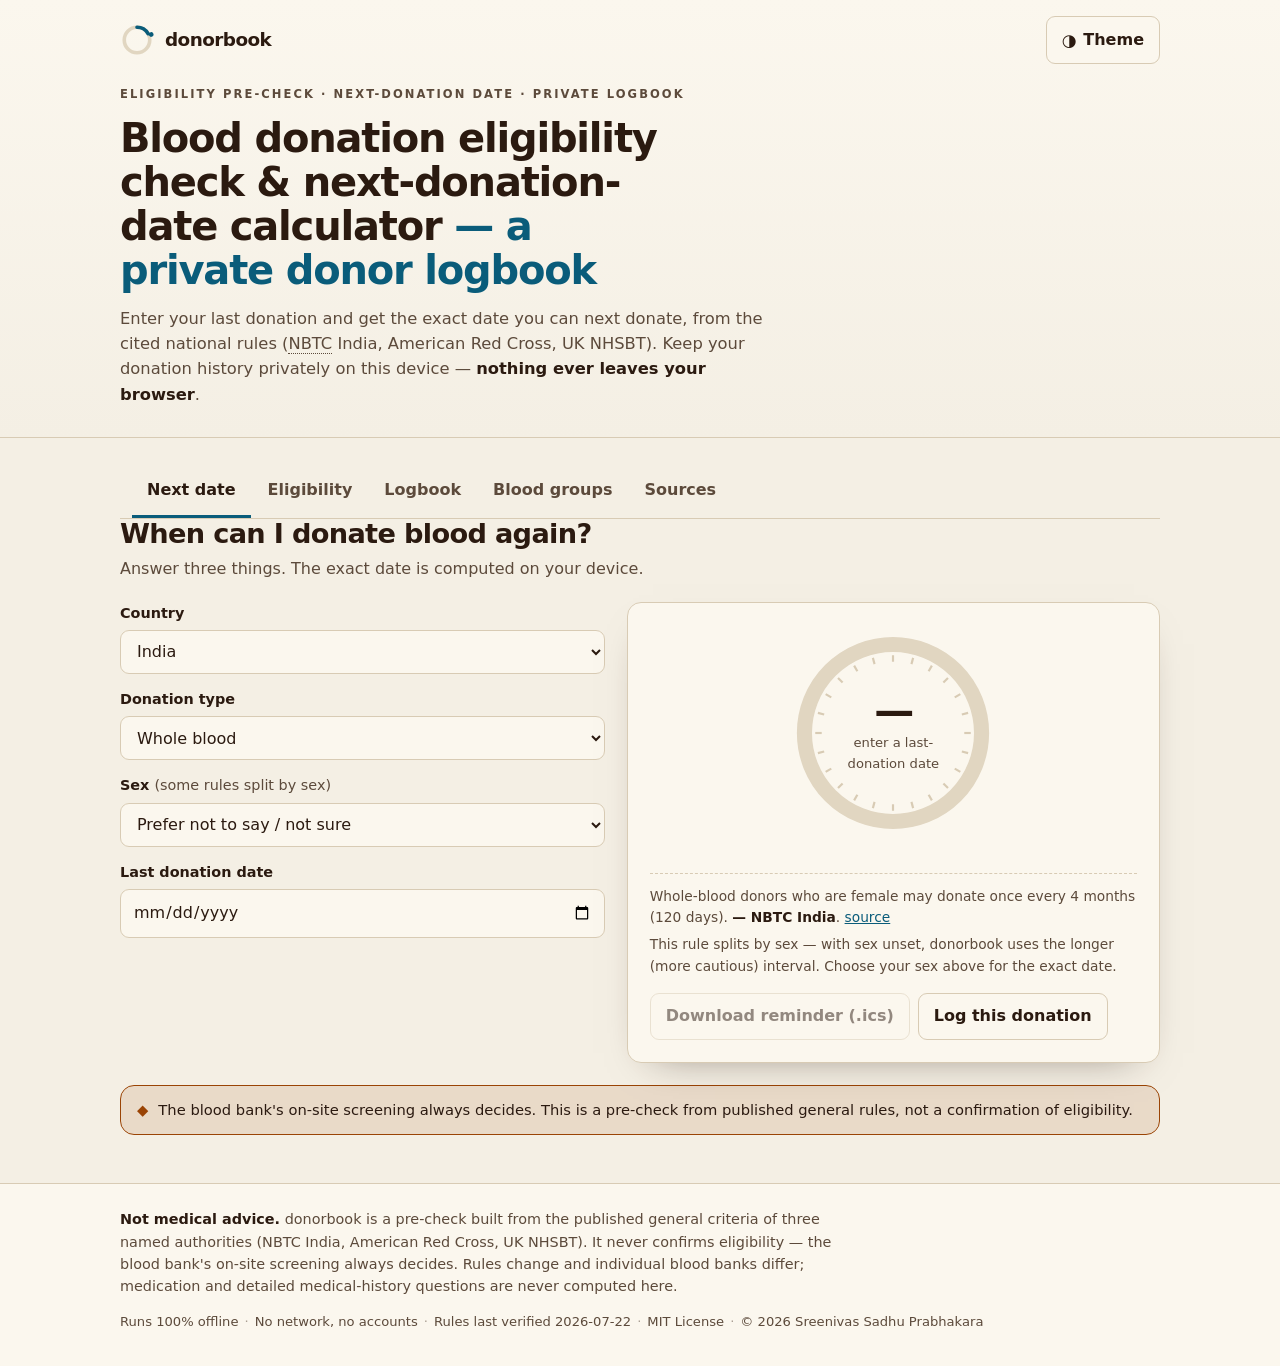
<file: index.html>
<!doctype html>
<html lang="en">
<head>
  <meta charset="utf-8">
  <meta name="viewport" content="width=device-width, initial-scale=1">
  <meta http-equiv="Content-Security-Policy" content="default-src 'self'; connect-src 'none'; img-src 'self' data:; base-uri 'none'; form-action 'none'; frame-ancestors 'none'; object-src 'none'">
  <title>donorbook — when can I donate blood again? eligibility &amp; next-donation-date calculator</title>
  <meta name="description" content="Check blood-donation eligibility and get the exact date you can next donate, per cited NBTC India, American Red Cross and UK NHSBT rules — with a private on-device donor logbook. Works fully offline.">
  <meta name="color-scheme" content="dark light">
  <link rel="canonical" href="https://sreenivas-sadhu-prabhakara.github.io/donorbook/">
  <meta name="robots" content="index, follow, max-image-preview:large">
  <meta name="author" content="Sreenivas Sadhu Prabhakara">
  <meta name="keywords" content="when can I donate blood again, blood donation eligibility, next donation date calculator, blood donor logbook, NBTC India, American Red Cross eligibility, NHSBT who can give blood, blood group compatibility chart, donation interval">
  <meta name="theme-color" content="#1D1109" media="(prefers-color-scheme: dark)">
  <meta name="theme-color" content="#F6EFE7" media="(prefers-color-scheme: light)">

  <!-- Open Graph -->
  <meta property="og:type" content="website">
  <meta property="og:site_name" content="donorbook">
  <meta property="og:title" content="donorbook — when can I donate blood again?">
  <meta property="og:description" content="Blood-donation eligibility check + the exact next-donation date, from cited NBTC / Red Cross / NHSBT rules, plus a private on-device donor logbook. Nothing ever leaves your browser.">
  <meta property="og:url" content="https://sreenivas-sadhu-prabhakara.github.io/donorbook/">
  <meta property="og:locale" content="en_US">
  <meta property="og:image" content="https://sreenivas-sadhu-prabhakara.github.io/donorbook/og-image.png">
  <meta property="og:image:width" content="1200">
  <meta property="og:image:height" content="630">
  <meta property="og:image:alt" content="donorbook — the eligibility ring, filling to your next-eligible date">

  <!-- Twitter -->
  <meta name="twitter:card" content="summary_large_image">
  <meta name="twitter:title" content="donorbook — when can I donate blood again?">
  <meta name="twitter:description" content="Eligibility pre-check + exact next-donation date (cited NBTC / Red Cross / NHSBT rules) + a private donor logbook. Fully offline.">
  <meta name="twitter:image" content="https://sreenivas-sadhu-prabhakara.github.io/donorbook/og-image.png">
  <meta name="twitter:image:alt" content="donorbook — the eligibility ring, filling to your next-eligible date">

  <link rel="stylesheet" href="styles.css">
  <link rel="icon" href="favicon.svg" type="image/svg+xml">
  <link rel="apple-touch-icon" href="apple-touch-icon.png">
  <link rel="manifest" href="manifest.webmanifest">

  <!-- Structured data (data block; not affected by script-src) -->
  <script type="application/ld+json">
  {
    "@context": "https://schema.org",
    "@type": "WebApplication",
    "name": "donorbook",
    "description": "A blood-donation eligibility pre-check and next-donation-date calculator built from cited NBTC India, American Red Cross and UK NHSBT rules, with a private on-device donor logbook. Runs fully offline.",
    "url": "https://sreenivas-sadhu-prabhakara.github.io/donorbook/",
    "applicationCategory": "HealthApplication",
    "operatingSystem": "Any (modern web browser)",
    "browserRequirements": "Requires a modern web browser with JavaScript enabled.",
    "isAccessibleForFree": true,
    "offers": { "@type": "Offer", "price": "0", "priceCurrency": "USD" },
    "license": "https://opensource.org/licenses/MIT",
    "author": { "@type": "Person", "name": "Sreenivas Sadhu Prabhakara" },
    "softwareVersion": "0.1.0",
    "featureList": [
      "Exact next-donation-date calculator by country and donation type",
      "Guided eligibility pre-check with the cited rule behind every verdict",
      "Private donor logbook stored only in your browser",
      "Blood-group compatibility explorer (RBC and plasma)",
      "Printable wallet donor card, CSV export and .ics calendar file",
      "Runs 100% offline — no network, no accounts, no tracking"
    ]
  }
  </script>
  <script type="application/ld+json">
  {
    "@context": "https://schema.org",
    "@type": "FAQPage",
    "mainEntity": [
      {
        "@type": "Question",
        "name": "When can I donate blood again?",
        "acceptedAnswer": {
          "@type": "Answer",
          "text": "It depends on your country and donation type. For whole blood: the American Red Cross allows donation every 56 days; the UK NHSBT allows men every 12 weeks (84 days) and women every 16 weeks (112 days); India's NBTC allows men every 3 months (90 days) and women every 4 months (120 days). donorbook adds your interval to your last-donation date to give the exact next-eligible date. The blood bank's on-site screening always decides."
        }
      },
      {
        "@type": "Question",
        "name": "Am I eligible to donate blood?",
        "acceptedAnswer": {
          "@type": "Answer",
          "text": "Common baseline criteria are a minimum age (17 in the US and UK, 18 in India), a minimum weight (about 50 kg / 110 lb in the US and UK, 45 kg in India) and adequate haemoglobin. Recent tattoos, illness, pregnancy, travel to malaria areas, surgery and many medications can defer you. donorbook runs a pre-check against the published general rules, but any medication or detailed-history question resolves to 'ask the blood bank' — it never confirms eligibility."
        }
      },
      {
        "@type": "Question",
        "name": "Does donorbook send my donation history anywhere?",
        "acceptedAnswer": {
          "@type": "Answer",
          "text": "No. donorbook runs entirely in your browser and its Content-Security-Policy sets connect-src 'none', so the page cannot make any network request even if it tried. Your logbook lives only in this browser's localStorage; clearing site data erases it, so the CSV and print exports are your only backup."
        }
      }
    ]
  }
  </script>
</head>
<body>
  <a class="skip-link" href="#calc">Skip to the calculator</a>

  <!-- ============ HERO ============ -->
  <header class="hero" id="top">
    <div class="hero__bar">
      <div class="brand">
        <svg class="brand__mark" viewBox="0 0 32 32" aria-hidden="true">
          <circle cx="16" cy="16" r="12" fill="none" stroke="var(--ring-track)" stroke-width="3.4"/>
          <path d="M16 4 a12 12 0 0 1 10.4 6" fill="none" stroke="var(--accent)" stroke-width="3.4" stroke-linecap="round"/>
          <path d="M26.4 10 l1.9 -1.1 a2.2 2.2 0 1 1 -0.8 3.2 z" fill="var(--accent)"/>
        </svg>
        <span class="brand__name">donorbook</span>
      </div>
      <div class="brand__actions">
        <button type="button" class="ghost" id="themeBtn" aria-pressed="false" title="Toggle light / dark">
          <span class="ghost__ico" aria-hidden="true">◑</span><span class="ghost__txt">Theme</span>
        </button>
      </div>
    </div>

    <div class="hero__inner">
      <p class="eyebrow">Eligibility pre-check &middot; next-donation date &middot; private logbook</p>
      <h1 class="hero__title">Blood donation eligibility check &amp; next-donation-date calculator<span class="hero__sub"> — a private donor logbook</span></h1>
      <p class="hero__lede">
        Enter your last donation and get the exact date you can next donate, from the cited national rules
        (<abbr title="National Blood Transfusion Council">NBTC</abbr> India, American Red Cross, UK NHSBT).
        Keep your donation history privately on this device — <strong>nothing ever leaves your browser</strong>.
      </p>
    </div>
  </header>

  <main>
    <!-- ============ TABS ============ -->
    <nav class="tabs" aria-label="Sections">
      <div class="tabs__inner" role="tablist">
        <button class="tab" role="tab" id="tab-calc" aria-controls="panel-calc" aria-selected="true">Next date</button>
        <button class="tab" role="tab" id="tab-check" aria-controls="panel-check" aria-selected="false" tabindex="-1">Eligibility</button>
        <button class="tab" role="tab" id="tab-log" aria-controls="panel-log" aria-selected="false" tabindex="-1">Logbook</button>
        <button class="tab" role="tab" id="tab-groups" aria-controls="panel-groups" aria-selected="false" tabindex="-1">Blood groups</button>
        <button class="tab" role="tab" id="tab-sources" aria-controls="panel-sources" aria-selected="false" tabindex="-1">Sources</button>
      </div>
    </nav>

    <!-- ============ PANEL: NEXT DATE ============ -->
    <section class="panel-view" id="panel-calc" role="tabpanel" aria-labelledby="tab-calc">
      <h2 class="q" id="calc">When can I donate blood again?</h2>
      <p class="q__note">Answer three things. The exact date is computed on your device.</p>

      <div class="calc">
        <form class="calc__form" id="calcForm" novalidate>
          <div class="field">
            <label for="calcCountry">Country</label>
            <select id="calcCountry" name="country"></select>
          </div>
          <div class="field">
            <label for="calcType">Donation type</label>
            <select id="calcType" name="type"></select>
          </div>
          <div class="field" id="calcSexField">
            <label for="calcSex">Sex <span class="field__sub">(some rules split by sex)</span></label>
            <select id="calcSex" name="sex">
              <option value="any">Prefer not to say / not sure</option>
              <option value="male">Male</option>
              <option value="female">Female</option>
            </select>
          </div>
          <div class="field">
            <label for="calcLast">Last donation date</label>
            <input type="date" id="calcLast" name="last" max="2100-12-31">
          </div>
        </form>

        <div class="calc__out" aria-live="polite">
          <div class="ring" id="ring" role="img" aria-label="Eligibility countdown ring">
            <svg viewBox="0 0 200 200" class="ring__svg" aria-hidden="true">
              <g class="ring__ticks" id="ringTicks"></g>
              <circle class="ring__track" cx="100" cy="100" r="82"/>
              <circle class="ring__fill" id="ringFill" cx="100" cy="100" r="82"
                      transform="rotate(-90 100 100)"/>
              <g id="ringNotch"></g>
            </svg>
            <div class="ring__center">
              <span class="ring__big" id="ringBig">—</span>
              <span class="ring__small" id="ringSmall">enter a last-donation date</span>
            </div>
          </div>

          <div class="verdict" id="calcVerdict"></div>
          <div class="calc__rule" id="calcRule"></div>
          <div class="calc__actions">
            <button type="button" class="ghost" id="icsBtn" disabled>Download reminder (.ics)</button>
            <button type="button" class="ghost" id="logFromCalcBtn" disabled>Log this donation</button>
          </div>
        </div>
      </div>

      <p class="banner" role="note">
        <span class="banner__ico" aria-hidden="true">◆</span>
        The blood bank's on-site screening always decides. This is a pre-check from published general rules, not a confirmation of eligibility.
      </p>
    </section>

    <!-- ============ PANEL: ELIGIBILITY ============ -->
    <section class="panel-view is-hidden" id="panel-check" role="tabpanel" aria-labelledby="tab-check" hidden>
      <h2 class="q">Guided eligibility pre-check</h2>
      <p class="q__note">Every verdict shows the exact rule, its source and when it was last verified. Medication and detailed-history questions always resolve to “ask the blood bank”.</p>

      <form class="check" id="checkForm" novalidate>
        <div class="check__row">
          <div class="field">
            <label for="chkCountry">Country</label>
            <select id="chkCountry" name="country"></select>
          </div>
          <div class="field">
            <label for="chkSex">Sex</label>
            <select id="chkSex" name="sex">
              <option value="any">Prefer not to say</option>
              <option value="male">Male</option>
              <option value="female">Female</option>
            </select>
          </div>
          <div class="field field--num">
            <label for="chkAge">Age</label>
            <input type="number" id="chkAge" name="age" min="0" max="120" step="1" inputmode="numeric" placeholder="years">
          </div>
          <div class="field field--num">
            <label for="chkWeight">Weight (kg)</label>
            <input type="number" id="chkWeight" name="weight" min="0" max="300" step="0.5" inputmode="decimal" placeholder="kg">
          </div>
          <div class="field field--num">
            <label for="chkHb">Haemoglobin <span class="field__sub">(g/dl, optional)</span></label>
            <input type="number" id="chkHb" name="hb" min="0" max="25" step="0.1" inputmode="decimal" placeholder="if known">
          </div>
        </div>

        <fieldset class="deferrals">
          <legend>In the recent past, has any of these happened? Tick it and give the date.</legend>
          <div class="deferrals__grid" id="deferralGrid"></div>
        </fieldset>
      </form>

      <div class="verdict verdict--big" id="checkVerdict" aria-live="polite"></div>
      <ul class="reasons" id="checkReasons"></ul>
    </section>

    <!-- ============ PANEL: LOGBOOK ============ -->
    <section class="panel-view is-hidden" id="panel-log" role="tabpanel" aria-labelledby="tab-log" hidden>
      <h2 class="q">Your private donor logbook</h2>
      <p class="q__note">Stored only in this browser. Export a CSV to keep a backup — clearing site data erases the log.</p>

      <form class="logform" id="logForm" novalidate>
        <div class="field"><label for="logDate">Date</label><input type="date" id="logDate" name="date" required max="2100-12-31"></div>
        <div class="field"><label for="logType">Type</label><select id="logType" name="type"></select></div>
        <div class="field"><label for="logCentre">Centre</label><input type="text" id="logCentre" name="centre" maxlength="80" placeholder="e.g. Red Cross, Bengaluru"></div>
        <div class="field field--grow"><label for="logNotes">Notes</label><input type="text" id="logNotes" name="notes" maxlength="200" placeholder="optional"></div>
        <button type="submit" class="primary" id="logAddBtn">Add to logbook</button>
      </form>

      <div class="logsummary" id="logSummary"></div>

      <div class="logactions">
        <button type="button" class="ghost" id="csvBtn">Export CSV</button>
        <button type="button" class="ghost" id="cardBtn">Print donor card</button>
        <button type="button" class="ghost ghost--danger" id="clearBtn">Delete all data</button>
        <label class="cardgroup">
          <span>Blood group</span>
          <select id="cardGroup"></select>
        </label>
        <label class="cardgroup">
          <span>Name on card</span>
          <input type="text" id="cardName" maxlength="40" placeholder="optional">
        </label>
      </div>

      <div class="logtable-wrap">
        <table class="logtable" id="logTable">
          <thead><tr><th>Date</th><th>Type</th><th>Centre</th><th>Notes</th><th class="logtable__x"><span class="visually-hidden">Remove</span></th></tr></thead>
          <tbody id="logBody"></tbody>
        </table>
      </div>

      <!-- Printable wallet card (visible only when printing the card) -->
      <div class="donorcard" id="donorCard" aria-hidden="true">
        <div class="donorcard__head">donorbook · donor card</div>
        <div class="donorcard__grid">
          <div><span class="donorcard__k">Name</span><span class="donorcard__v" id="dcName">—</span></div>
          <div><span class="donorcard__k">Blood group</span><span class="donorcard__v" id="dcGroup">—</span></div>
          <div><span class="donorcard__k">Donations logged</span><span class="donorcard__v" id="dcCount">0</span></div>
          <div><span class="donorcard__k">Next eligible</span><span class="donorcard__v" id="dcNext">—</span></div>
        </div>
        <div class="donorcard__foot">The blood bank's screening always decides. Not medical advice.</div>
      </div>
    </section>

    <!-- ============ PANEL: BLOOD GROUPS ============ -->
    <section class="panel-view is-hidden" id="panel-groups" role="tabpanel" aria-labelledby="tab-groups" hidden>
      <h2 class="q">Blood-group compatibility explorer</h2>
      <p class="q__note">Pick your group and see who you can donate to and receive from. Plasma compatibility runs the opposite way — AB is the universal plasma donor.</p>

      <div class="groups__controls">
        <div class="field field--inline">
          <label for="groupSel">Your group</label>
          <select id="groupSel"></select>
        </div>
        <div class="segmented" role="radiogroup" aria-label="Component">
          <label class="seg"><input type="radio" name="mode" value="rbc" checked><span>Red cells</span></label>
          <label class="seg"><input type="radio" name="mode" value="plasma"><span>Plasma</span></label>
        </div>
      </div>

      <div class="groups__cards">
        <div class="gcard"><h3>Can donate to</h3><div class="gchips" id="donatesTo"></div></div>
        <div class="gcard"><h3>Can receive from</h3><div class="gchips" id="receivesFrom"></div></div>
      </div>

      <div class="matrix-wrap">
        <table class="matrix" id="matrix" aria-label="Blood group compatibility grid"></table>
      </div>
      <p class="q__note q__note--src" id="matrixSrc"></p>
    </section>

    <!-- ============ PANEL: SOURCES ============ -->
    <section class="panel-view is-hidden" id="panel-sources" role="tabpanel" aria-labelledby="tab-sources" hidden>
      <h2 class="q">The full ruleset &amp; its sources</h2>
      <p class="q__note">Every rule in donorbook, with its authority, verbatim quote, source link and last-verified date. Nothing here was authored from memory.</p>
      <div class="srcfilter">
        <label for="srcCountry">Filter by country</label>
        <select id="srcCountry"><option value="all">All countries</option></select>
      </div>
      <div class="sources" id="sourcesList"></div>
    </section>
  </main>

  <!-- ============ FOOTER ============ -->
  <footer class="foot">
    <div class="foot__inner">
      <p class="foot__disclaimer">
        <strong>Not medical advice.</strong> donorbook is a pre-check built from the published general criteria of
        three named authorities (NBTC India, American Red Cross, UK NHSBT). It never confirms eligibility —
        the blood bank's on-site screening always decides. Rules change and individual blood banks differ;
        medication and detailed medical-history questions are never computed here.
      </p>
      <p class="foot__meta">
        <span>Runs 100% offline</span><span class="foot__dot">&middot;</span>
        <span>No network, no accounts</span><span class="foot__dot">&middot;</span>
        <span>Rules last verified <span id="footVerified">2026-07-22</span></span><span class="foot__dot">&middot;</span>
        <span>MIT&nbsp;License</span><span class="foot__dot">&middot;</span>
        <span>&copy; 2026 Sreenivas&nbsp;Sadhu&nbsp;Prabhakara</span>
      </p>
    </div>
  </footer>

  <div class="toast" id="toast" role="status" aria-live="polite"></div>

  <script src="data/rules.js"></script>
  <script src="data/engine.js"></script>
  <script src="app.js" defer></script>
</body>
</html>
</file>
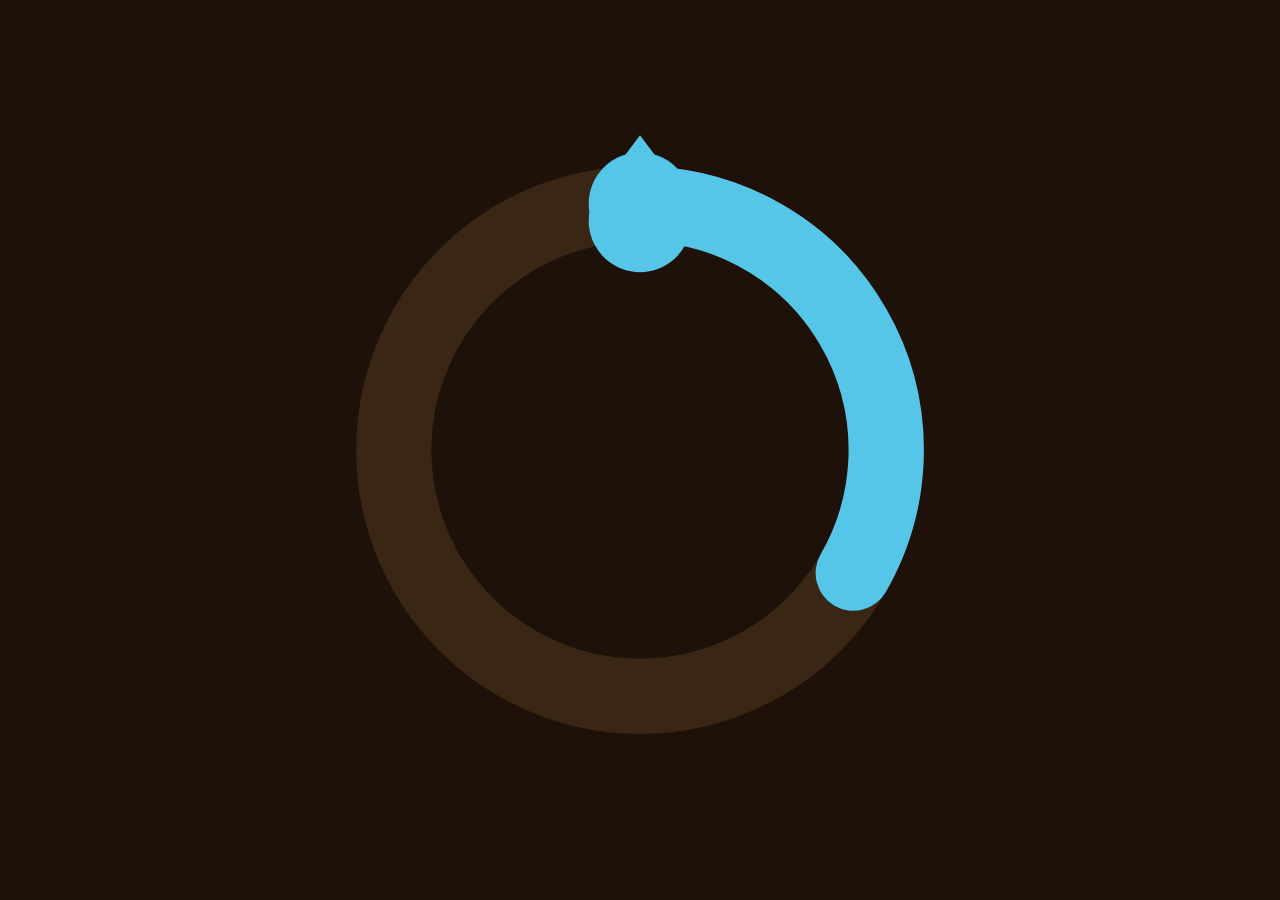
<file: assets/icon.html>
<!doctype html>
<html lang="en">
<head>
<meta charset="utf-8">
<style>
  * { box-sizing: border-box; margin: 0; padding: 0; }
  html, body { width: 100%; height: 100%; overflow: hidden; background: #1D1109; }
  body { display: grid; place-items: center; }
  /* 12% safe padding → mark fills the middle 76vmin */
  .mark { width: 76vmin; height: 76vmin; display: block; }
</style>
</head>
<body>
  <svg class="mark" viewBox="0 0 200 200" aria-hidden="true">
    <!-- eligibility ring: track + cyan arc + drop notch (the motif) -->
    <circle cx="100" cy="100" r="72" fill="none" stroke="#3a2614" stroke-width="22"/>
    <path d="M100 28 A72 72 0 0 1 162.35 136" fill="none" stroke="#56C6E8" stroke-width="22" stroke-linecap="round"/>
    <!-- drop-shaped notch marking the next-eligible tick, at the top -->
    <circle cx="100" cy="28" r="15" fill="#56C6E8"/>
    <path d="M100 8 L112 24 A15 15 0 1 1 88 24 Z" fill="#56C6E8"/>
  </svg>
</body>
</html>
</file>
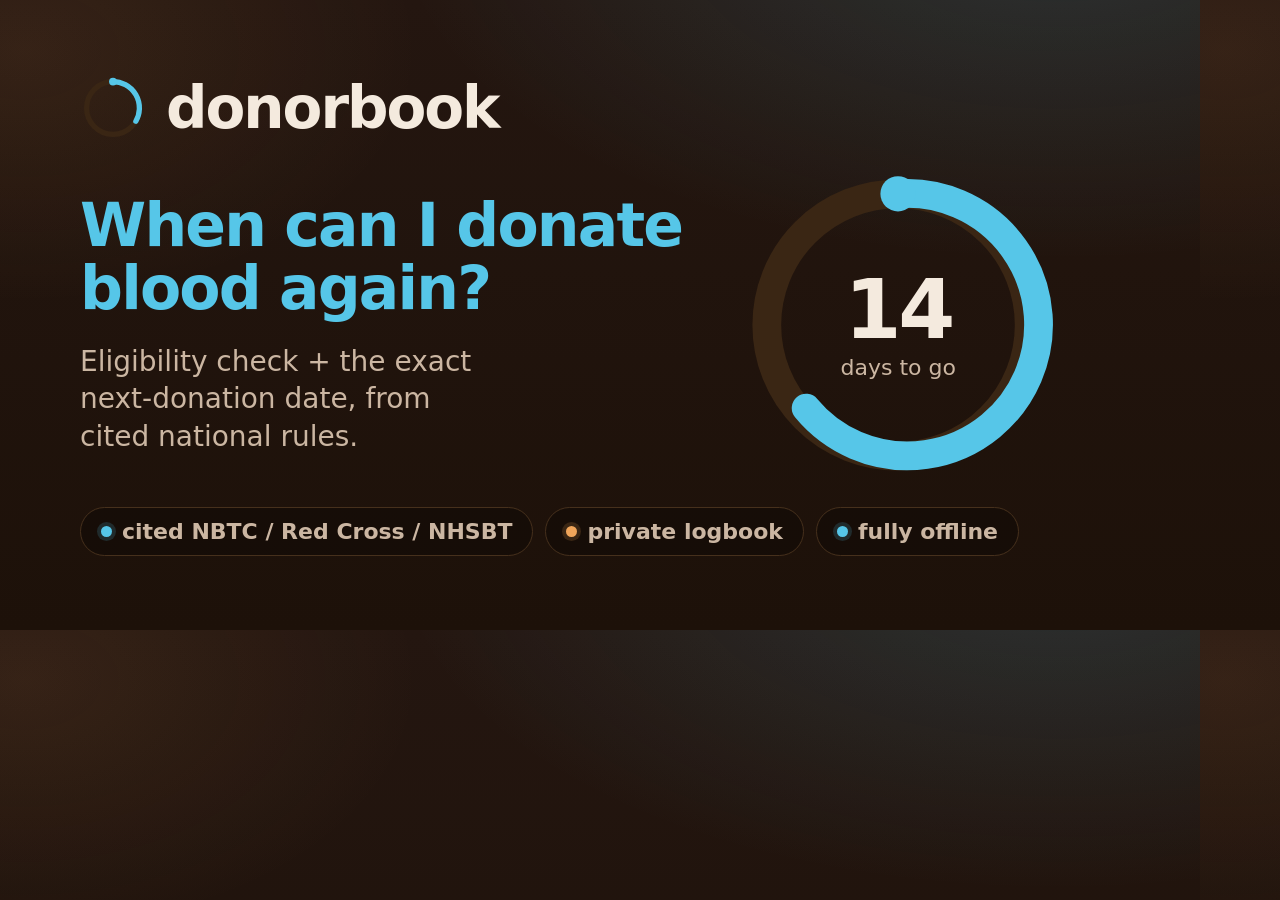
<file: assets/og.html>
<!doctype html>
<html lang="en">
<head>
<meta charset="utf-8">
<style>
  :root {
    --bg: #1D1109; --surface: #2C1C10; --line: #46301c;
    --ink: #F4EADE; --mist: #cbb6a2; --accent: #56C6E8; --track: #3a2614;
    --defer: #F0A55A;
    --sans: system-ui, -apple-system, "Segoe UI", Roboto, "Helvetica Neue", Arial, sans-serif;
  }
  * { box-sizing: border-box; margin: 0; padding: 0; }
  html, body { width: 1200px; height: 630px; overflow: hidden; }
  body {
    position: relative; font-family: var(--sans); color: var(--ink);
    background:
      radial-gradient(1100px 560px at 88% -12%, rgba(86,198,232,0.16), transparent 60%),
      radial-gradient(720px 460px at 2% 8%, rgba(240,165,90,0.09), transparent 55%),
      linear-gradient(180deg, #241610 0%, #1D1109 100%);
    -webkit-font-smoothing: antialiased;
  }
  .frame { position: absolute; inset: 0; padding: 74px 80px; display: flex; flex-direction: column; justify-content: space-between; }

  .brand { display: flex; align-items: center; gap: 20px; }
  .brand svg { width: 66px; height: 66px; }
  .wordmark { font-size: 58px; font-weight: 800; letter-spacing: -0.035em; }

  .mid { display: flex; align-items: center; gap: 56px; }
  .headline { max-width: 640px; }
  .headline h1 { font-size: 60px; font-weight: 800; letter-spacing: -0.03em; line-height: 1.06; }
  .headline .q { color: var(--accent); }
  .headline p { margin-top: 22px; font-size: 28px; font-weight: 500; color: var(--mist); line-height: 1.34; max-width: 22ch; }

  /* the eligibility ring — hero motif */
  .ringwrap { position: relative; width: 320px; height: 320px; flex: none; }
  .ringwrap svg { width: 100%; height: 100%; }
  .ringwrap .ctr { position: absolute; inset: 0; display: flex; flex-direction: column; align-items: center; justify-content: center; }
  .ctr .big { font-size: 82px; font-weight: 800; letter-spacing: -0.04em; line-height: 1; }
  .ctr .small { font-size: 22px; color: var(--mist); margin-top: 4px; }

  .chips { display: flex; gap: 12px; }
  .chip {
    display: inline-flex; align-items: center; gap: 10px; padding: 11px 20px;
    border: 1px solid var(--line); border-radius: 999px; background: rgba(0,0,0,0.28);
    font-size: 22px; font-weight: 600; color: var(--mist);
  }
  .chip .dot { width: 11px; height: 11px; border-radius: 50%; }
  .chip .dot--cyan { background: var(--accent); box-shadow: 0 0 0 4px rgba(86,198,232,0.16); }
  .chip .dot--amber { background: var(--defer); box-shadow: 0 0 0 4px rgba(240,165,90,0.16); }
</style>
</head>
<body>
  <div class="frame">
    <div class="brand">
      <svg viewBox="0 0 200 200" aria-hidden="true">
        <circle cx="100" cy="100" r="80" fill="none" stroke="#3a2614" stroke-width="16"/>
        <path d="M100 20 A80 80 0 0 1 169.28 140" fill="none" stroke="#56C6E8" stroke-width="16" stroke-linecap="round"/>
        <circle cx="100" cy="20" r="12" fill="#56C6E8"/>
      </svg>
      <span class="wordmark">donorbook</span>
    </div>

    <div class="mid">
      <div class="headline">
        <h1><span class="q">When can I donate<br>blood again?</span></h1>
        <p>Eligibility check + the exact next-donation date, from cited national rules.</p>
      </div>
      <div class="ringwrap">
        <svg viewBox="0 0 200 200" aria-hidden="true">
          <circle cx="100" cy="100" r="82" fill="none" stroke="#3a2614" stroke-width="18"/>
          <!-- ~68% filled arc toward the top notch -->
          <path d="M100 18 A82 82 0 1 1 42.6 152" fill="none" stroke="#56C6E8" stroke-width="18" stroke-linecap="round"/>
          <circle cx="100" cy="18" r="11" fill="#56C6E8"/>
        </svg>
        <div class="ctr">
          <span class="big">14</span>
          <span class="small">days to go</span>
        </div>
      </div>
    </div>

    <div class="chips">
      <span class="chip"><span class="dot dot--cyan"></span>cited NBTC / Red Cross / NHSBT</span>
      <span class="chip"><span class="dot dot--amber"></span>private logbook</span>
      <span class="chip"><span class="dot dot--cyan"></span>fully offline</span>
    </div>
  </div>
</body>
</html>
</file>
<file: styles.css>
/* ============================================================
   donorbook — warm crema + espresso, sky-cyan ring, tamarind defer.
   The eligibility ring is the motif; carried into OG + icon.
   Light and dark, both WCAG-AA checked.
   ============================================================ */

:root {
  /* Light scheme (default) — crema pulled a touch greener than bone */
  --bg:        #F4EFE4;   /* Crema (warm, slightly green) */
  --surface:   #FBF7EE;
  --surface2:  #EFE7D6;
  --ink:       #2B1A10;   /* Espresso */
  --ink-soft:  #5c4a3b;
  --line:      #D8CBB4;
  --accent:    #0A5C7A;   /* Sky (deepened so accent-on-accent-dim clears AA: 5.3:1) */
  --accent-ink:#ffffff;
  --accent-dim:rgba(10,92,122,0.13);
  --defer:     #9A4405;   /* Tamarind, deepened for AA on crema */
  --defer-dim: rgba(154,68,5,0.12);
  --ok:        #186640;   /* eligible green (AA on ok-dim: 5.1:1) */
  --ok-dim:    rgba(24,102,64,0.12);
  --ask:       #7D5200;   /* ask-bank ochre (AA on ask-dim: 5.0:1) */
  --ask-dim:   rgba(125,82,0,0.12);
  --ring-track:#E1D6C1;

  --sans: system-ui, -apple-system, "Segoe UI", Roboto, "Helvetica Neue", Arial, sans-serif;
  --mono: ui-monospace, "SF Mono", Menlo, Consolas, "Liberation Mono", monospace;

  --radius: 14px;
  --radius-sm: 9px;
  --shadow: 0 16px 40px -26px rgba(43,26,16,0.55);
  --wrap: 1080px;
  --ease: cubic-bezier(0.22, 0.61, 0.36, 1);
}

@media (prefers-color-scheme: dark) {
  :root:not([data-theme="light"]) { color-scheme: dark; }
  :root:not([data-theme="light"]) {
    --bg:        #1D1109;   /* Dark Roast */
    --surface:   #2C1C10;   /* Roast */
    --surface2:  #35230f;
    --ink:       #F4EADE;   /* Milk Foam */
    --ink-soft:  #cbb6a2;
    --line:      #46301c;
    --accent:    #56C6E8;   /* Cyan Glow */
    --accent-ink:#0d2530;
    --accent-dim:rgba(86,198,232,0.16);
    --defer:     #F0A55A;   /* lifted tamarind for AA on dark roast */
    --defer-dim: rgba(240,165,90,0.16);
    --ok:        #6cd39a;
    --ok-dim:    rgba(108,211,154,0.16);
    --ask:       #e9c069;
    --ask-dim:   rgba(233,192,105,0.16);
    --ring-track:#3a2614;
    --shadow: 0 18px 44px -24px rgba(0,0,0,0.7);
  }
}

/* Manual override wins over the media query */
:root[data-theme="dark"] {
  color-scheme: dark;
  --bg:        #1D1109; --surface: #2C1C10; --surface2:#35230f;
  --ink:       #F4EADE; --ink-soft:#cbb6a2; --line:#46301c;
  --accent:    #56C6E8; --accent-ink:#0d2530; --accent-dim:rgba(86,198,232,0.16);
  --defer:     #F0A55A; --defer-dim:rgba(240,165,90,0.16);
  --ok:        #6cd39a; --ok-dim:rgba(108,211,154,0.16);
  --ask:       #e9c069; --ask-dim:rgba(233,192,105,0.16);
  --ring-track:#3a2614; --shadow: 0 18px 44px -24px rgba(0,0,0,0.7);
}
:root[data-theme="light"] { color-scheme: light; }

* { box-sizing: border-box; }
html { -webkit-text-size-adjust: 100%; }

body {
  margin: 0;
  background: var(--bg);
  color: var(--ink);
  font-family: var(--sans);
  font-size: 16px;
  line-height: 1.55;
  -webkit-font-smoothing: antialiased;
  text-rendering: optimizeLegibility;
}
body::before {
  content: ""; position: fixed; inset: 0; z-index: -1; pointer-events: none;
  background:
    radial-gradient(1000px 520px at 82% -10%, var(--accent-dim), transparent 60%),
    radial-gradient(760px 460px at 4% 6%, var(--defer-dim), transparent 55%);
}

h1, h2, h3 { margin: 0; font-weight: 700; letter-spacing: -0.02em; line-height: 1.1; }
p { margin: 0; }
abbr { text-decoration: none; border-bottom: 1px dotted currentColor; }

.tabular, .ring__big, .logtable td, .matrix td, .matrix th { font-variant-numeric: tabular-nums; }

.visually-hidden {
  position: absolute; width: 1px; height: 1px; padding: 0; margin: -1px;
  overflow: hidden; clip: rect(0,0,0,0); white-space: nowrap; border: 0;
}

.skip-link {
  position: absolute; left: 12px; top: -60px;
  background: var(--accent); color: var(--accent-ink);
  padding: 10px 16px; border-radius: 10px; font-weight: 700;
  z-index: 60; transition: top 0.18s var(--ease); text-decoration: none;
}
.skip-link:focus { top: 12px; }

a:focus-visible, button:focus-visible, input:focus-visible,
select:focus-visible, .seg:focus-within, .tab:focus-visible,
.deferral:focus-within {
  outline: 3px solid var(--accent);
  outline-offset: 2px;
  border-radius: 6px;
}

/* ============ HERO ============ */
.hero {
  border-bottom: 1px solid var(--line);
  background: linear-gradient(180deg, var(--surface) 0%, var(--bg) 100%);
}
.hero__bar {
  max-width: var(--wrap); margin: 0 auto; padding: 16px 20px 0;
  display: flex; align-items: center; justify-content: space-between;
}
.brand { display: flex; align-items: center; gap: 11px; }
.brand__mark { width: 34px; height: 34px; }
.brand__name { font-weight: 800; font-size: 1.15rem; letter-spacing: -0.03em; }
.brand__actions { display: flex; gap: 8px; }

.hero__inner { max-width: var(--wrap); margin: 0 auto; padding: 22px 20px 30px; }
.eyebrow {
  font-size: 0.72rem; text-transform: uppercase; letter-spacing: 0.18em;
  color: var(--ink-soft); font-weight: 700;
}
.hero__title {
  margin-top: 12px; font-size: clamp(1.6rem, 4.4vw, 2.5rem); font-weight: 800;
  letter-spacing: -0.03em; max-width: 20ch;
}
.hero__sub { color: var(--accent); font-weight: 700; }
.hero__lede {
  margin-top: 14px; max-width: 62ch; color: var(--ink-soft); font-size: 1.02rem;
}
.hero__lede strong { color: var(--ink); }

/* ============ buttons ============ */
.ghost, .primary {
  font: inherit; font-weight: 700; cursor: pointer;
  border-radius: var(--radius-sm); border: 1px solid var(--line);
  padding: 10px 15px; background: var(--surface); color: var(--ink);
  transition: transform 0.1s var(--ease), background 0.15s var(--ease);
}
.ghost { display: inline-flex; align-items: center; gap: 7px; }
.ghost__ico { font-size: 1.05em; }
.ghost:hover:not(:disabled), .primary:hover:not(:disabled) { background: var(--surface2); }
.ghost:active:not(:disabled), .primary:active:not(:disabled) { transform: translateY(1px); }
.ghost:disabled { opacity: 0.5; cursor: not-allowed; }
.ghost--danger { border-color: var(--defer); color: var(--defer); }
.primary { background: var(--accent); color: var(--accent-ink); border-color: transparent; }

/* ============ tabs ============ */
.tabs {
  position: sticky; top: 0; z-index: 40;
  background: var(--bg); border-bottom: 1px solid var(--line);
}
.tabs__inner {
  max-width: var(--wrap); margin: 0 auto; padding: 0 12px;
  display: flex; gap: 2px; overflow-x: auto;
}
.tab {
  font: inherit; font-weight: 700; cursor: pointer; white-space: nowrap;
  background: none; border: none; color: var(--ink-soft);
  padding: 14px 15px 12px; border-bottom: 3px solid transparent;
}
.tab[aria-selected="true"] { color: var(--ink); border-bottom-color: var(--accent); }
.tab:hover { color: var(--ink); }

main { max-width: var(--wrap); margin: 0 auto; padding: 26px 20px 48px; }
.panel-view.is-hidden { display: none; }

.q { font-size: clamp(1.3rem, 3.2vw, 1.7rem); font-weight: 800; letter-spacing: -0.025em; }
.q__note { margin-top: 8px; color: var(--ink-soft); max-width: 66ch; }
.q__note--src { margin-top: 14px; font-size: 0.86rem; }

/* ============ fields ============ */
.field { display: flex; flex-direction: column; gap: 6px; }
.field > label { font-weight: 700; font-size: 0.9rem; }
.field__sub { font-weight: 400; color: var(--ink-soft); }
.field--grow { flex: 1 1 100%; }
.field--inline { flex-direction: row; align-items: center; gap: 10px; }
input, select {
  font: inherit; color: var(--ink); background: var(--surface);
  border: 1px solid var(--line); border-radius: var(--radius-sm);
  padding: 10px 12px; min-height: 44px; width: 100%;
}
select { cursor: pointer; }

/* ============ calculator ============ */
.calc {
  margin-top: 20px; display: grid; gap: 22px;
  grid-template-columns: minmax(0, 1fr) minmax(0, 1.1fr);
  align-items: start;
}
.calc__form { display: grid; gap: 14px; }
.calc__out {
  background: var(--surface); border: 1px solid var(--line); border-radius: var(--radius);
  padding: 22px; box-shadow: var(--shadow);
  display: flex; flex-direction: column; align-items: center; gap: 16px;
}

/* ---- the eligibility ring ---- */
.ring { position: relative; width: 216px; height: 216px; }
.ring__svg { width: 100%; height: 100%; display: block; }
.ring__track { fill: none; stroke: var(--ring-track); stroke-width: 14; }
.ring__fill {
  fill: none; stroke: var(--accent); stroke-width: 14; stroke-linecap: round;
  stroke-dasharray: 515.2; stroke-dashoffset: 515.2;
  transition: stroke-dashoffset 0.6s var(--ease), stroke 0.3s var(--ease);
}
.ring__fill.is-eligible { stroke: var(--ok); }
.ring__ticks line { stroke: var(--line); stroke-width: 2; }
.ring__center {
  position: absolute; inset: 0; display: flex; flex-direction: column;
  align-items: center; justify-content: center; text-align: center; gap: 2px;
}
.ring__big { font-size: 2.5rem; font-weight: 800; letter-spacing: -0.04em; line-height: 1; }
.ring__small { font-size: 0.82rem; color: var(--ink-soft); max-width: 15ch; }
.ring__notch { fill: var(--accent); }

/* ============ verdict ============ */
.verdict { width: 100%; }
.verdict__pill {
  display: inline-flex; align-items: center; gap: 8px; font-weight: 800;
  padding: 8px 14px; border-radius: 999px; font-size: 0.98rem;
  border: 1.5px solid currentColor;
}
.verdict__pill::before { content: ""; width: 9px; height: 9px; border-radius: 2px; background: currentColor; }
.verdict--eligible .verdict__pill { color: var(--ok); background: var(--ok-dim); }
.verdict--deferred .verdict__pill { color: var(--defer); background: var(--defer-dim); }
.verdict--ask     .verdict__pill { color: var(--ask); background: var(--ask-dim); }
.verdict--eligible .verdict__pill::before { border-radius: 999px; }
.verdict--deferred .verdict__pill::before { clip-path: polygon(50% 0, 100% 100%, 0 100%); border-radius: 0; }
.verdict--ask .verdict__pill::before { border-radius: 999px; box-shadow: inset 0 0 0 2px var(--bg); }
.verdict__line { margin-top: 8px; color: var(--ink-soft); font-size: 0.94rem; }
.verdict--big { margin-top: 22px; }
.verdict--big .verdict__pill { font-size: 1.1rem; padding: 11px 18px; }

.calc__rule {
  width: 100%; font-size: 0.86rem; color: var(--ink-soft);
  border-top: 1px dashed var(--line); padding-top: 12px;
}
.calc__rule cite { font-style: normal; font-weight: 700; color: var(--ink); }
.calc__rule a { color: var(--accent); }
.calc__actions { display: flex; gap: 8px; flex-wrap: wrap; width: 100%; }

.banner {
  margin-top: 22px; display: flex; gap: 10px; align-items: flex-start;
  background: var(--defer-dim); border: 1px solid var(--defer);
  border-radius: var(--radius); padding: 13px 16px; color: var(--ink); font-size: 0.92rem;
}
.banner__ico { color: var(--defer); font-weight: 800; }

/* ============ eligibility check ============ */
.check { margin-top: 18px; display: grid; gap: 20px; }
.check__row { display: grid; gap: 14px; grid-template-columns: repeat(auto-fit, minmax(140px, 1fr)); }
.field--num input { max-width: 100%; }
.deferrals { border: 1px solid var(--line); border-radius: var(--radius); padding: 16px; margin: 0; }
.deferrals legend { font-weight: 700; padding: 0 6px; }
.deferrals__grid { display: grid; gap: 10px; grid-template-columns: repeat(auto-fit, minmax(250px, 1fr)); margin-top: 8px; }
.deferral {
  display: grid; gap: 8px; padding: 11px 12px; border: 1px solid var(--line);
  border-radius: var(--radius-sm); background: var(--surface);
  grid-template-columns: auto 1fr; align-items: start;
}
.deferral__cb { grid-row: span 2; margin-top: 3px; width: 20px; height: 20px; min-height: 0; }
.deferral__lbl { font-size: 0.9rem; font-weight: 600; cursor: pointer; }
.deferral__date { grid-column: 2; }
.deferral__date input { padding: 7px 9px; min-height: 38px; font-size: 0.88rem; }
.deferral.is-on { border-color: var(--defer); background: var(--defer-dim); }

.reasons { list-style: none; padding: 0; margin: 16px 0 0; display: grid; gap: 10px; }
.reasons li {
  border-left: 3px solid var(--line); background: var(--surface);
  border-radius: 0 var(--radius-sm) var(--radius-sm) 0; padding: 11px 14px;
}
.reasons li.r-defer { border-left-color: var(--defer); }
.reasons li.r-ask   { border-left-color: var(--ask); }
.reasons li.r-ok    { border-left-color: var(--ok); }
.reasons .r-text { font-size: 0.92rem; }
.reasons .r-src { margin-top: 5px; font-size: 0.8rem; color: var(--ink-soft); }
.reasons .r-src a { color: var(--accent); }
.reasons .r-src cite { font-style: normal; font-weight: 700; color: var(--ink); }

/* ============ logbook ============ */
.logform {
  margin-top: 18px; display: grid; gap: 12px; align-items: end;
  grid-template-columns: repeat(auto-fit, minmax(150px, 1fr));
}
.logform .primary { min-height: 44px; }
.logsummary {
  margin-top: 18px; display: flex; flex-wrap: wrap; gap: 10px;
}
.stat {
  background: var(--surface); border: 1px solid var(--line); border-radius: var(--radius-sm);
  padding: 10px 14px; min-width: 130px;
}
.stat__k { display: block; font-size: 0.76rem; text-transform: uppercase; letter-spacing: 0.1em; color: var(--ink-soft); }
.stat__v { font-size: 1.2rem; font-weight: 800; font-variant-numeric: tabular-nums; }
.stat__v.is-eligible { color: var(--ok); }
.stat__v.is-waiting { color: var(--accent); }

.logactions { margin-top: 18px; display: flex; flex-wrap: wrap; gap: 10px; align-items: end; }
.cardgroup { display: flex; flex-direction: column; gap: 5px; font-size: 0.8rem; font-weight: 700; }
.cardgroup select, .cardgroup input { min-height: 40px; }

.logtable-wrap { margin-top: 18px; overflow-x: auto; }
.logtable { width: 100%; border-collapse: collapse; font-size: 0.92rem; }
.logtable th, .logtable td { text-align: left; padding: 10px 12px; border-bottom: 1px solid var(--line); }
.logtable th { font-size: 0.78rem; text-transform: uppercase; letter-spacing: 0.08em; color: var(--ink-soft); }
.logtable__x { width: 44px; }
.rowx { background: none; border: none; color: var(--defer); cursor: pointer; font-size: 1.1rem; font-weight: 800; padding: 4px 8px; border-radius: 6px; }
.rowx:hover { background: var(--defer-dim); }
.logempty { color: var(--ink-soft); font-style: italic; }

/* donor card (screen: hidden; print: shown) */
.donorcard { display: none; }

/* ============ blood groups ============ */
.groups__controls { margin-top: 18px; display: flex; flex-wrap: wrap; gap: 16px; align-items: center; }
.segmented { display: inline-flex; border: 1px solid var(--line); border-radius: 999px; overflow: hidden; background: var(--surface); }
.seg { position: relative; }
.seg input { position: absolute; opacity: 0; inset: 0; cursor: pointer; }
.seg span { display: block; padding: 9px 16px; font-weight: 700; font-size: 0.9rem; color: var(--ink-soft); cursor: pointer; }
.seg input:checked + span { background: var(--accent); color: var(--accent-ink); }

.groups__cards { margin-top: 20px; display: grid; gap: 16px; grid-template-columns: 1fr 1fr; }
.gcard { background: var(--surface); border: 1px solid var(--line); border-radius: var(--radius); padding: 16px; }
.gcard h3 { font-size: 0.95rem; }
.gchips { margin-top: 12px; display: flex; flex-wrap: wrap; gap: 8px; }
.gchip {
  font-weight: 800; font-variant-numeric: tabular-nums; font-size: 0.95rem;
  padding: 7px 12px; border-radius: 999px; border: 1.5px solid var(--accent);
  color: var(--accent); background: var(--accent-dim);
}

.matrix-wrap { margin-top: 22px; overflow-x: auto; }
.matrix { border-collapse: collapse; font-size: 0.86rem; min-width: 520px; }
.matrix th, .matrix td { border: 1px solid var(--line); padding: 8px 10px; text-align: center; font-weight: 700; }
.matrix thead th, .matrix tbody th { background: var(--surface2); }
.matrix caption { text-align: left; padding-bottom: 8px; color: var(--ink-soft); font-size: 0.86rem; }
.matrix td.yes { background: var(--accent-dim); color: var(--accent); }
.matrix td.yes::after { content: "●"; }
.matrix td.no  { color: var(--ink-soft); }
.matrix td.no::after { content: "·"; }
.matrix td.self { outline: 2px solid var(--accent); outline-offset: -2px; }

/* ============ sources ============ */
.srcfilter { margin-top: 16px; display: flex; align-items: center; gap: 10px; }
.srcfilter label { font-weight: 700; font-size: 0.9rem; }
.srcfilter select { width: auto; }
.sources { margin-top: 18px; display: grid; gap: 12px; }
.srcitem { background: var(--surface); border: 1px solid var(--line); border-radius: var(--radius); padding: 14px 16px; }
.srcitem__top { display: flex; flex-wrap: wrap; gap: 8px; align-items: center; }
.tagchip { font-size: 0.72rem; font-weight: 800; letter-spacing: 0.04em; text-transform: uppercase; padding: 3px 9px; border-radius: 999px; }
.tag-authority { background: var(--accent-dim); color: var(--accent); }
.tag-cat { background: var(--surface2); color: var(--ink-soft); border: 1px solid var(--line); }
.tag-verbatim { background: var(--ok-dim); color: var(--ok); }
.tag-paraphrased { background: var(--ask-dim); color: var(--ask); }
.srcitem__text { margin-top: 8px; font-size: 0.94rem; }
.srcitem__quote { margin-top: 8px; font-size: 0.88rem; color: var(--ink-soft); border-left: 3px solid var(--line); padding-left: 12px; }
.srcitem__meta { margin-top: 8px; font-size: 0.8rem; color: var(--ink-soft); display: flex; flex-wrap: wrap; gap: 6px 14px; }
.srcitem__meta a { color: var(--accent); }

/* ============ footer ============ */
.foot { border-top: 1px solid var(--line); background: var(--surface); }
.foot__inner { max-width: var(--wrap); margin: 0 auto; padding: 24px 20px 34px; }
.foot__disclaimer { color: var(--ink-soft); max-width: 78ch; font-size: 0.9rem; }
.foot__disclaimer strong { color: var(--ink); }
.foot__meta { margin-top: 14px; color: var(--ink-soft); font-size: 0.82rem; display: flex; flex-wrap: wrap; gap: 6px; align-items: center; }
.foot__dot { opacity: 0.5; }

/* ============ toast ============ */
.toast {
  position: fixed; left: 50%; bottom: 24px; transform: translate(-50%, 20px);
  background: var(--ink); color: var(--bg); padding: 11px 18px; border-radius: 999px;
  font-weight: 700; font-size: 0.9rem; opacity: 0; pointer-events: none;
  transition: opacity 0.2s var(--ease), transform 0.2s var(--ease); z-index: 70;
  max-width: 90vw; text-align: center;
}
.toast.is-on { opacity: 1; transform: translate(-50%, 0); }

/* ============ responsive ============ */
@media (max-width: 720px) {
  .calc { grid-template-columns: 1fr; }
  .groups__cards { grid-template-columns: 1fr; }
}

@media (prefers-reduced-motion: reduce) {
  * { transition: none !important; }
  .ring__fill { transition: none !important; }
}

/* ============ print — donor card only ============ */
@media print {
  body { background: #fff; color: #000; }
  body::before { display: none; }
  .hero, .tabs, .foot, .toast, .logform, .logactions, .logtable-wrap,
  .banner, .q__note, .verdict, .reasons, .check, .calc, .groups__controls,
  .groups__cards, .matrix-wrap, .sources, .srcfilter { display: none !important; }
  main { padding: 0; }
  .panel-view.is-hidden { display: none !important; }
  .donorcard {
    display: block !important; border: 2px solid #000; border-radius: 12px;
    padding: 18px 22px; max-width: 420px; margin: 20px auto; page-break-inside: avoid;
  }
  .donorcard__head { font-weight: 800; font-size: 1.1rem; letter-spacing: -0.02em; border-bottom: 1px solid #000; padding-bottom: 8px; }
  .donorcard__grid { display: grid; grid-template-columns: 1fr 1fr; gap: 12px; margin: 14px 0; }
  .donorcard__k { display: block; font-size: 0.72rem; text-transform: uppercase; letter-spacing: 0.08em; color: #444; }
  .donorcard__v { font-size: 1.15rem; font-weight: 800; }
  .donorcard__foot { font-size: 0.78rem; color: #333; border-top: 1px solid #000; padding-top: 8px; }
  .q { color: #000; }
}
</file>
